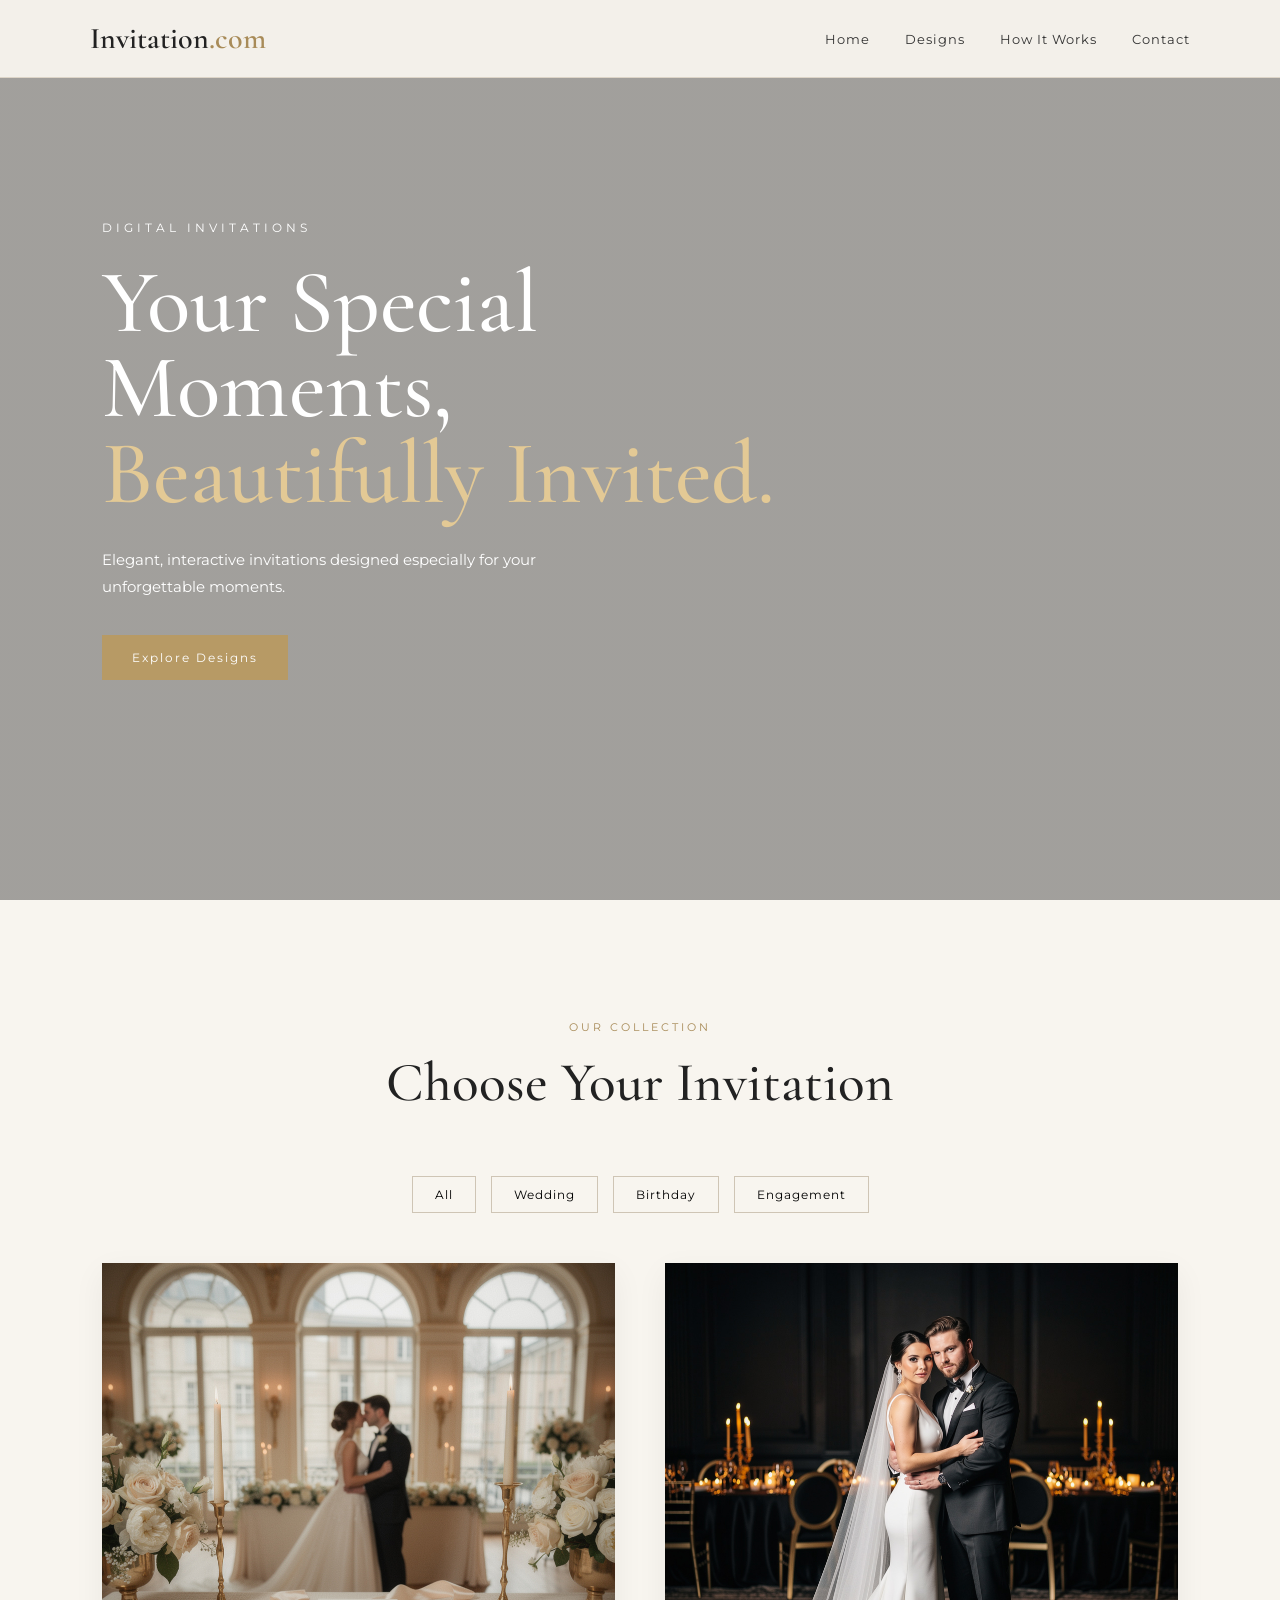
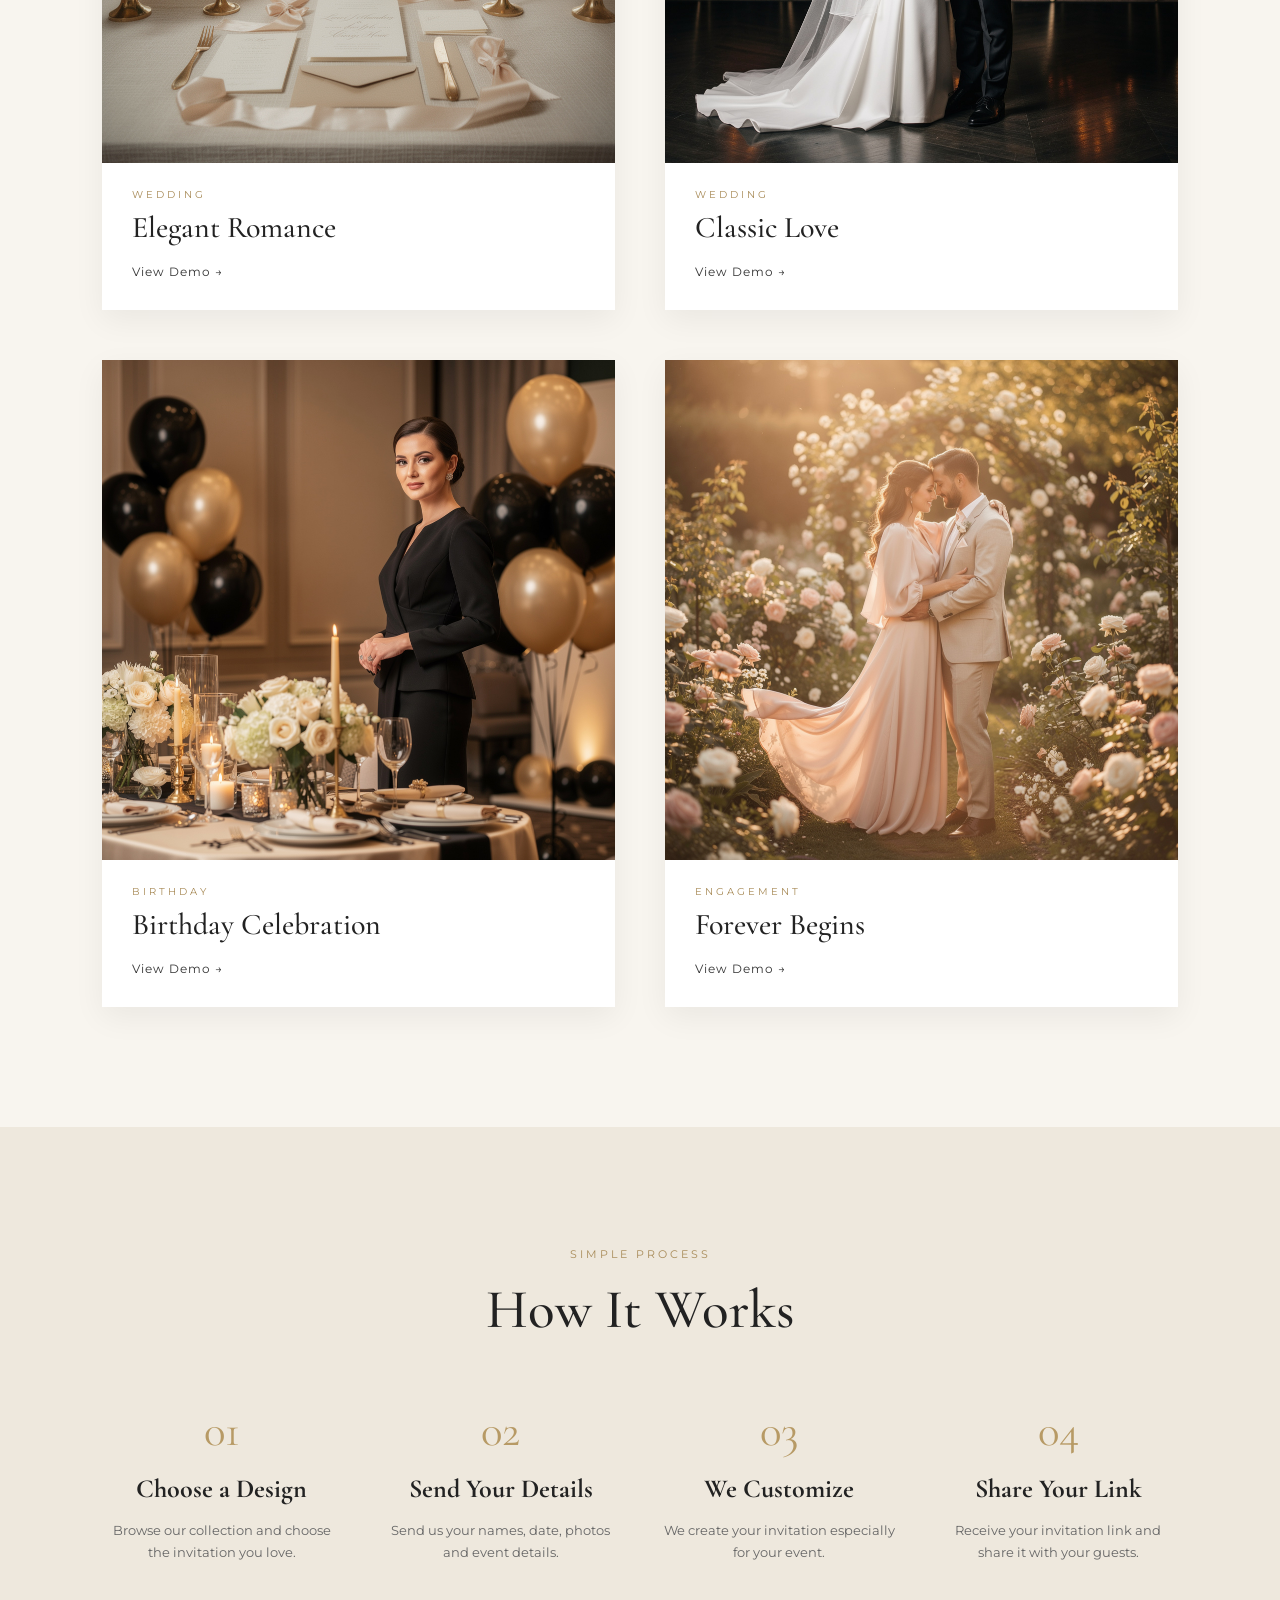
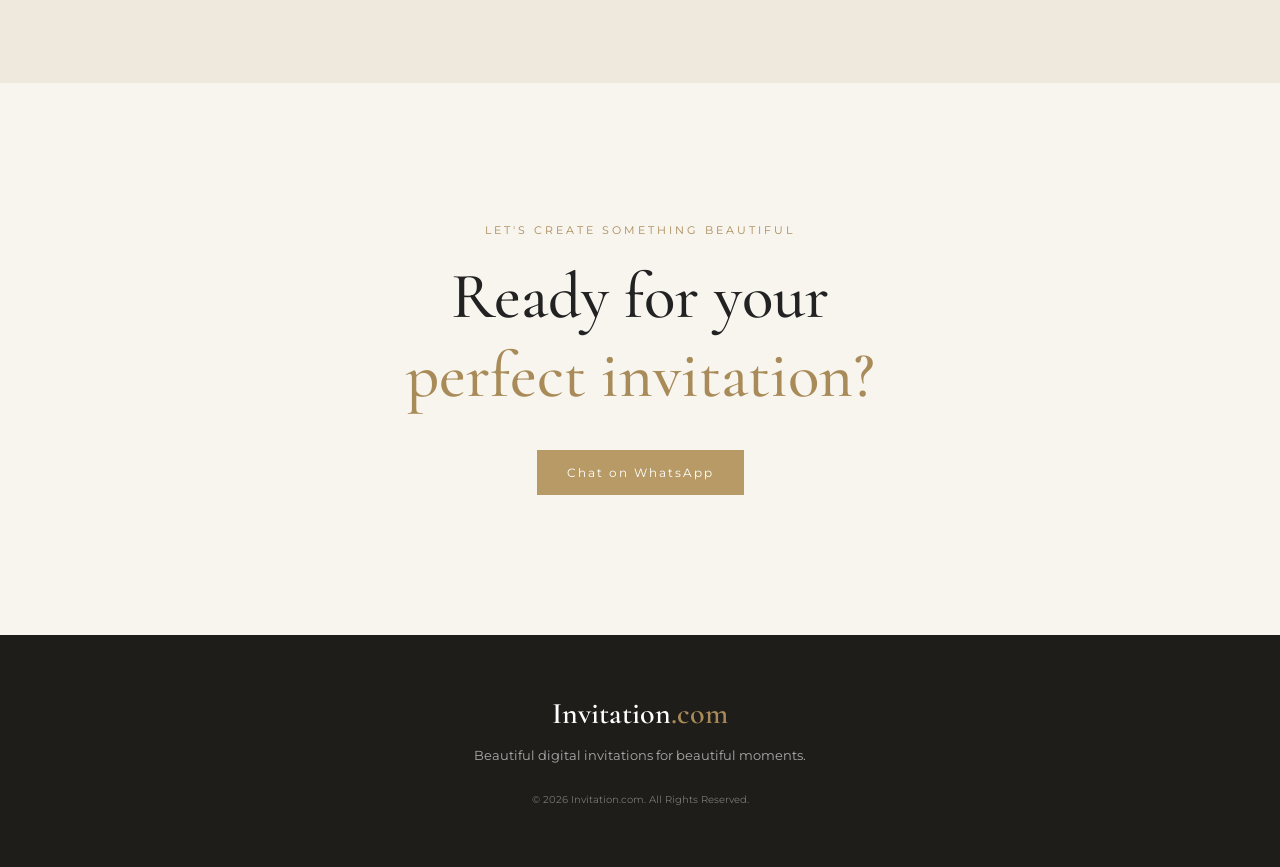
<file: index.html>
<!DOCTYPE html>
<html lang="en">
<head>
    <meta charset="UTF-8">
    <meta name="viewport" content="width=device-width, initial-scale=1.0">

    <title>Invitation.com | Digital Invitations</title>

    <link rel="stylesheet" href="style.css">

    <link rel="preconnect" href="https://fonts.googleapis.com">
    <link rel="preconnect" href="https://fonts.gstatic.com" crossorigin>

    <link href="https://fonts.googleapis.com/css2?family=Cormorant+Garamond:wght@400;500;600;700&family=Montserrat:wght@300;400;500;600&display=swap" rel="stylesheet">
</head>

<body>

<!-- NAVBAR -->
<nav>
    <div class="logo">Invitation<span>.com</span></div>

    <div class="nav-links">
        <a href="#home">Home</a>
        <a href="#designs">Designs</a>
        <a href="#how">How It Works</a>
        <a href="#contact">Contact</a>
    </div>
</nav>


<!-- HERO -->
<section class="hero" id="home">

    <div class="hero-content">

        <p class="small-title">DIGITAL INVITATIONS</p>

        <h1>
            Your Special Moments,<br>
            <span>Beautifully Invited.</span>
        </h1>

        <p>
            Elegant, interactive invitations designed
            especially for your unforgettable moments.
        </p>

        <a href="#designs" class="main-btn">
            Explore Designs
        </a>

    </div>

</section>


<!-- DESIGNS -->
<section class="design-section" id="designs">

    <div class="section-heading">
        <p>OUR COLLECTION</p>
        <h2>Choose Your Invitation</h2>
    </div>


    <div class="filter-buttons">

        <button onclick="filterDesigns('all')">All</button>

        <button onclick="filterDesigns('wedding')">
            Wedding
        </button>

        <button onclick="filterDesigns('birthday')">
            Birthday
        </button>

        <button onclick="filterDesigns('engagement')">
            Engagement
        </button>

    </div>


    <div class="design-grid">


        <!-- DESIGN 1 -->

        <div class="design-card wedding">

            <div class="design-image">

                <img src="images/wedding1.jpg">

            </div>

            <div class="design-info">

                <p>WEDDING</p>

                <h3>Elegant Romance</h3>

                <a href="designs/wedding01/index.html" class="demo-btn">
                    View Demo →
                </a>

            </div>

        </div>


        <!-- DESIGN 2 -->

        <div class="design-card wedding">

            <div class="design-image">

                <img src="images/wedding2.jpg">

            </div>

            <div class="design-info">

                <p>WEDDING</p>

                <h3>Classic Love</h3>

                <a href="designs/wedding02/index.html" class="demo-btn">
                    View Demo →
                </a>

            </div>

        </div>


        <!-- DESIGN 3 -->

        <div class="design-card birthday">

            <div class="design-image">

                <img src="images/birthday1.jpg">

            </div>

            <div class="design-info">

                <p>BIRTHDAY</p>

                <h3>Birthday Celebration</h3>

                <a href="designs/birthday01/index.html" class="demo-btn">
                    View Demo →
                </a>

            </div>

        </div>


        <!-- DESIGN 4 -->

        <div class="design-card engagement">

            <div class="design-image">

                <img src="images/engagement1.jpg">

            </div>

            <div class="design-info">

                <p>ENGAGEMENT</p>

                <h3>Forever Begins</h3>

               <a href="designs/engagement01/index.html" class="demo-btn">
                    View Demo →
                </a>

            </div>

        </div>


    </div>

</section>


<!-- HOW IT WORKS -->

<section class="how-section" id="how">

    <div class="section-heading">

        <p>SIMPLE PROCESS</p>

        <h2>How It Works</h2>

    </div>


    <div class="steps">

        <div class="step">

            <div class="number">01</div>

            <h3>Choose a Design</h3>

            <p>
                Browse our collection and choose
                the invitation you love.
            </p>

        </div>


        <div class="step">

            <div class="number">02</div>

            <h3>Send Your Details</h3>

            <p>
                Send us your names, date, photos
                and event details.
            </p>

        </div>


        <div class="step">

            <div class="number">03</div>

            <h3>We Customize</h3>

            <p>
                We create your invitation
                especially for your event.
            </p>

        </div>


        <div class="step">

            <div class="number">04</div>

            <h3>Share Your Link</h3>

            <p>
                Receive your invitation link
                and share it with your guests.
            </p>

        </div>

    </div>

</section>


<!-- CONTACT -->

<section class="contact-section" id="contact">

    <p>LET'S CREATE SOMETHING BEAUTIFUL</p>

    <h2>
        Ready for your<br>
        <span>perfect invitation?</span>
    </h2>

    <a
        href="https://wa.me/947XXXXXXXX"
        class="main-btn">
        Chat on WhatsApp
    </a>

</section>


<!-- FOOTER -->

<footer>

    <div class="logo">
        Invitation<span>.com</span>
    </div>

    <p>
        Beautiful digital invitations for beautiful moments.
    </p>

    <small>
        © 2026 Invitation.com. All Rights Reserved.
    </small>

</footer>


<script src="script.js"></script>

</body>
</html>
</file>
<file: style.css>
* {
    margin: 0;
    padding: 0;
    box-sizing: border-box;
}

html {
    scroll-behavior: smooth;
}

body {
    background: #f8f5ef;
    color: #222;
    font-family: 'Montserrat', sans-serif;
}


/* NAVBAR */

nav {
    position: fixed;
    top: 0;
    left: 0;

    width: 100%;

    padding: 20px 7%;

    display: flex;
    justify-content: space-between;
    align-items: center;

    background: rgba(248,245,239,0.95);

    z-index: 1000;

    border-bottom: 1px solid #ddd5c8;
}

.logo {
    font-family: 'Cormorant Garamond', serif;

    font-size: 30px;

    font-weight: 600;
}

.logo span {
    color: #a88b58;
}

.nav-links {
    display: flex;
    gap: 35px;
}

.nav-links a {
    text-decoration: none;

    color: #333;

    font-size: 13px;

    letter-spacing: 1px;
}

.nav-links a:hover {
    color: #a88b58;
}


/* HERO */

.hero {

    min-height: 100vh;

    display: flex;
    align-items: center;

    padding: 120px 8%;

    background:
    linear-gradient(
        rgba(0,0,0,0.35),
        rgba(0,0,0,0.35)
    ),
    url("https://images.unsplash.com/photo-1519225421980-715cb0215aed?auto=format&fit=crop&w=2000&q=80");

    background-size: cover;
    background-position: center;

    color: white;
}

.hero-content {
    max-width: 700px;
}

.small-title {
    letter-spacing: 4px;
    font-size: 12px;
    margin-bottom: 25px;
}

.hero h1 {

    font-family: 'Cormorant Garamond', serif;

    font-size: clamp(50px, 7vw, 90px);

    line-height: 0.95;

    font-weight: 500;

    margin-bottom: 30px;
}

.hero h1 span {
    color: #e3c995;
}

.hero p:not(.small-title) {

    max-width: 500px;

    line-height: 1.8;

    font-size: 15px;

    margin-bottom: 35px;
}


/* BUTTON */

.main-btn {

    display: inline-block;

    padding: 15px 30px;

    background: #b79a65;

    color: white;

    text-decoration: none;

    font-size: 12px;

    letter-spacing: 2px;

    transition: 0.3s;
}

.main-btn:hover {
    background: #947944;
}


/* SECTION */

.design-section,
.how-section {

    padding: 120px 8%;
}

.section-heading {
    text-align: center;

    margin-bottom: 60px;
}

.section-heading p {
    color: #a88b58;

    letter-spacing: 3px;

    font-size: 11px;

    margin-bottom: 15px;
}

.section-heading h2 {

    font-family: 'Cormorant Garamond', serif;

    font-size: 55px;

    font-weight: 500;
}


/* FILTER */

.filter-buttons {

    display: flex;

    justify-content: center;

    gap: 15px;

    margin-bottom: 50px;

    flex-wrap: wrap;
}

.filter-buttons button {

    background: transparent;

    border: 1px solid #cfc5b5;

    padding: 10px 22px;

    cursor: pointer;

    font-family: inherit;

    font-size: 12px;

    letter-spacing: 1px;
}

.filter-buttons button:hover {

    background: #b79a65;

    color: white;

    border-color: #b79a65;
}


/* DESIGN GRID */

.design-grid {

    display: grid;

    grid-template-columns:
    repeat(2, 1fr);

    gap: 50px;
}

.design-card {

    background: white;

    box-shadow:
    0 10px 30px rgba(0,0,0,0.06);

    transition: 0.4s;
}

.design-card:hover {

    transform: translateY(-8px);

}

.design-image {

    height: 500px;

    overflow: hidden;
}

.design-image img {

    width: 100%;

    height: 100%;

    object-fit: cover;

    transition: 0.5s;
}

.design-card:hover img {

    transform: scale(1.04);

}

.design-info {

    padding: 25px 30px 30px;
}

.design-info p {

    font-size: 10px;

    letter-spacing: 3px;

    color: #a88b58;

    margin-bottom: 8px;
}

.design-info h3 {

    font-family:
    'Cormorant Garamond', serif;

    font-size: 30px;

    font-weight: 500;

    margin-bottom: 15px;
}

.demo-btn {

    text-decoration: none;

    color: #333;

    font-size: 12px;

    letter-spacing: 1px;
}


/* HOW */

.how-section {

    background: #eee8dd;
}

.steps {

    display: grid;

    grid-template-columns:
    repeat(4, 1fr);

    gap: 40px;
}

.step {

    text-align: center;
}

.number {

    font-family:
    'Cormorant Garamond', serif;

    font-size: 45px;

    color: #b79a65;

    margin-bottom: 15px;
}

.step h3 {

    font-family:
    'Cormorant Garamond', serif;

    font-size: 26px;

    margin-bottom: 15px;
}

.step p {

    font-size: 13px;

    line-height: 1.7;

    color: #666;
}


/* CONTACT */

.contact-section {

    text-align: center;

    padding: 140px 20px;
}

.contact-section > p {

    font-size: 11px;

    letter-spacing: 3px;

    color: #a88b58;

    margin-bottom: 20px;
}

.contact-section h2 {

    font-family:
    'Cormorant Garamond', serif;

    font-size: 65px;

    font-weight: 500;

    margin-bottom: 35px;
}

.contact-section h2 span {

    color: #a88b58;
}


/* FOOTER */

footer {

    background: #1e1d1a;

    color: white;

    text-align: center;

    padding: 60px 20px;
}

footer p {

    margin: 15px 0 25px;

    color: #aaa;

    font-size: 13px;
}

footer small {

    color: #777;

    font-size: 10px;
}


/* MOBILE */

@media(max-width: 768px) {

    nav {

        padding: 15px 5%;
    }

    .nav-links {

        display: none;
    }

    .hero {

        padding: 100px 7%;
    }

    .hero h1 {

        font-size: 55px;
    }

    .section-heading h2 {

        font-size: 42px;
    }

    .design-grid {

        grid-template-columns: 1fr;
    }

    .design-image {

        height: 450px;
    }

    .steps {

        grid-template-columns: 1fr 1fr;
    }

    .contact-section h2 {

        font-size: 48px;
    }
}

@media(max-width: 500px) {

    .steps {

        grid-template-columns: 1fr;
    }
}
</file>
